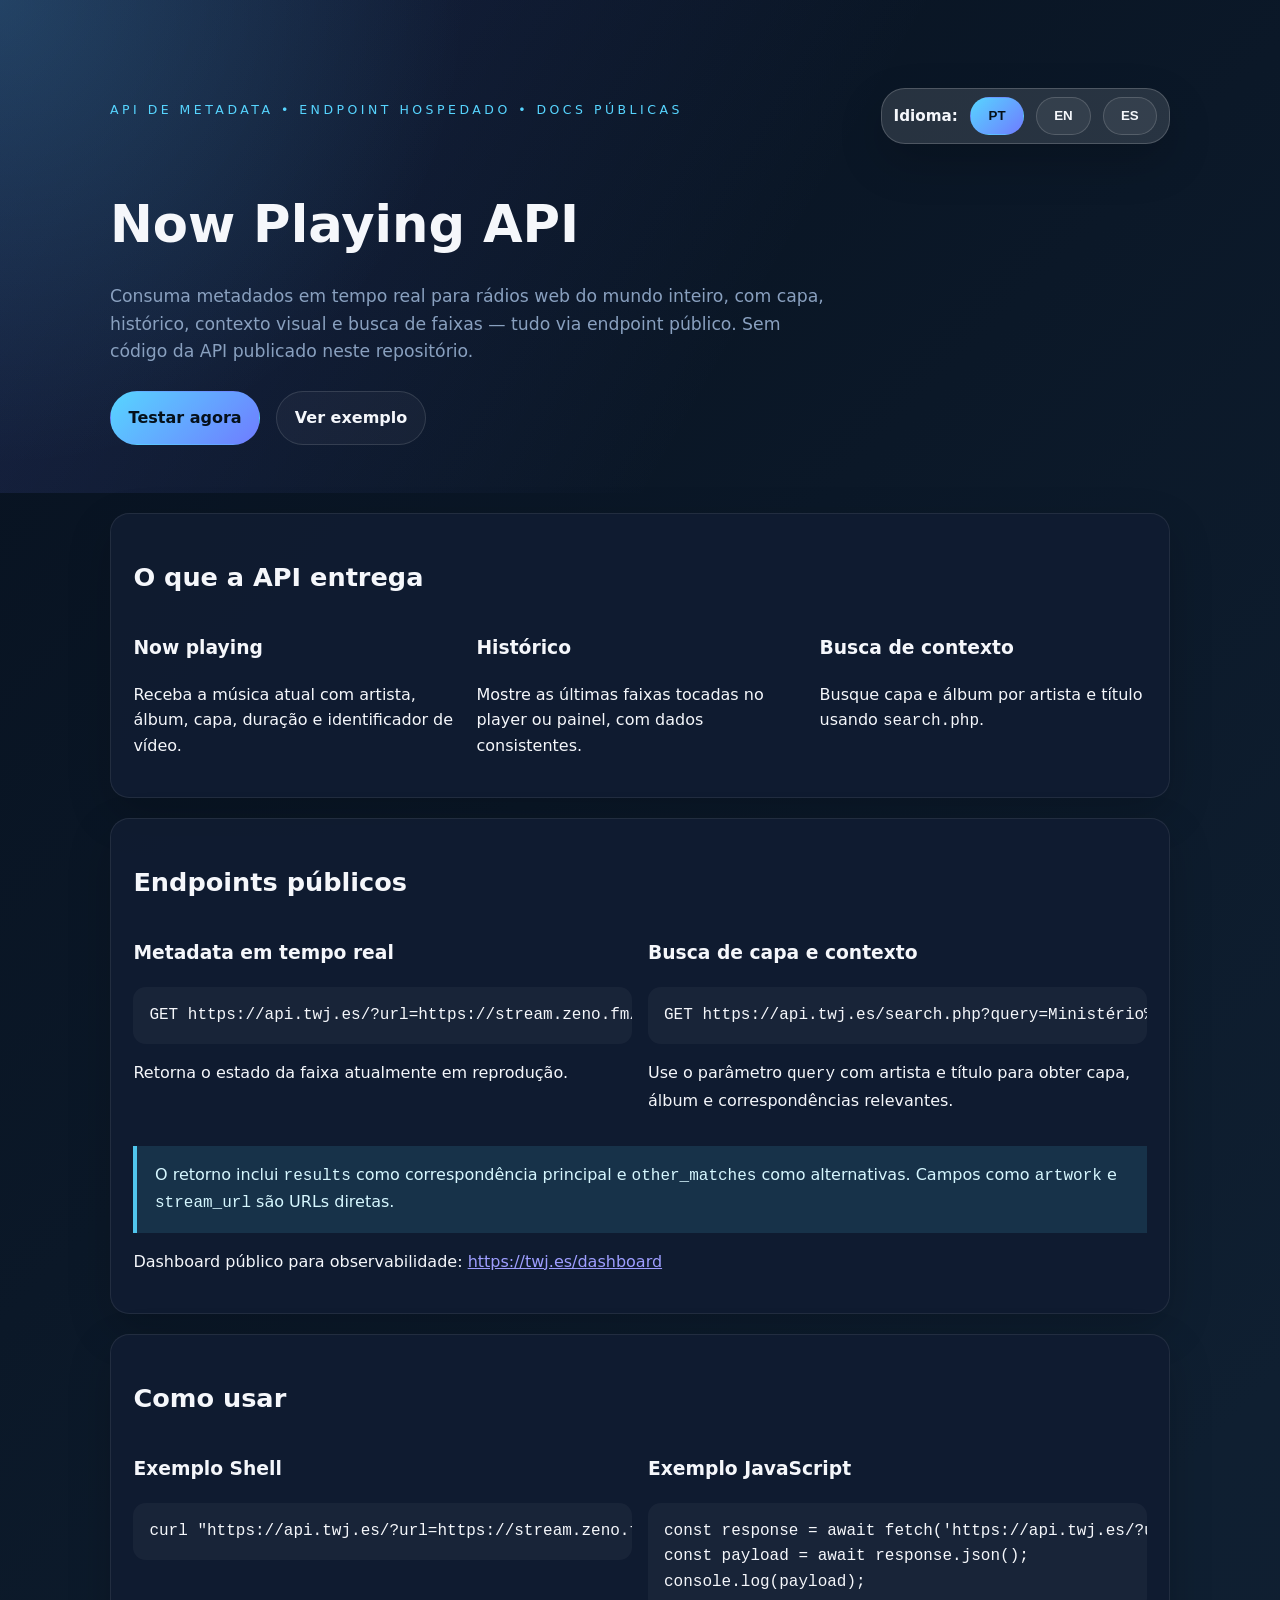
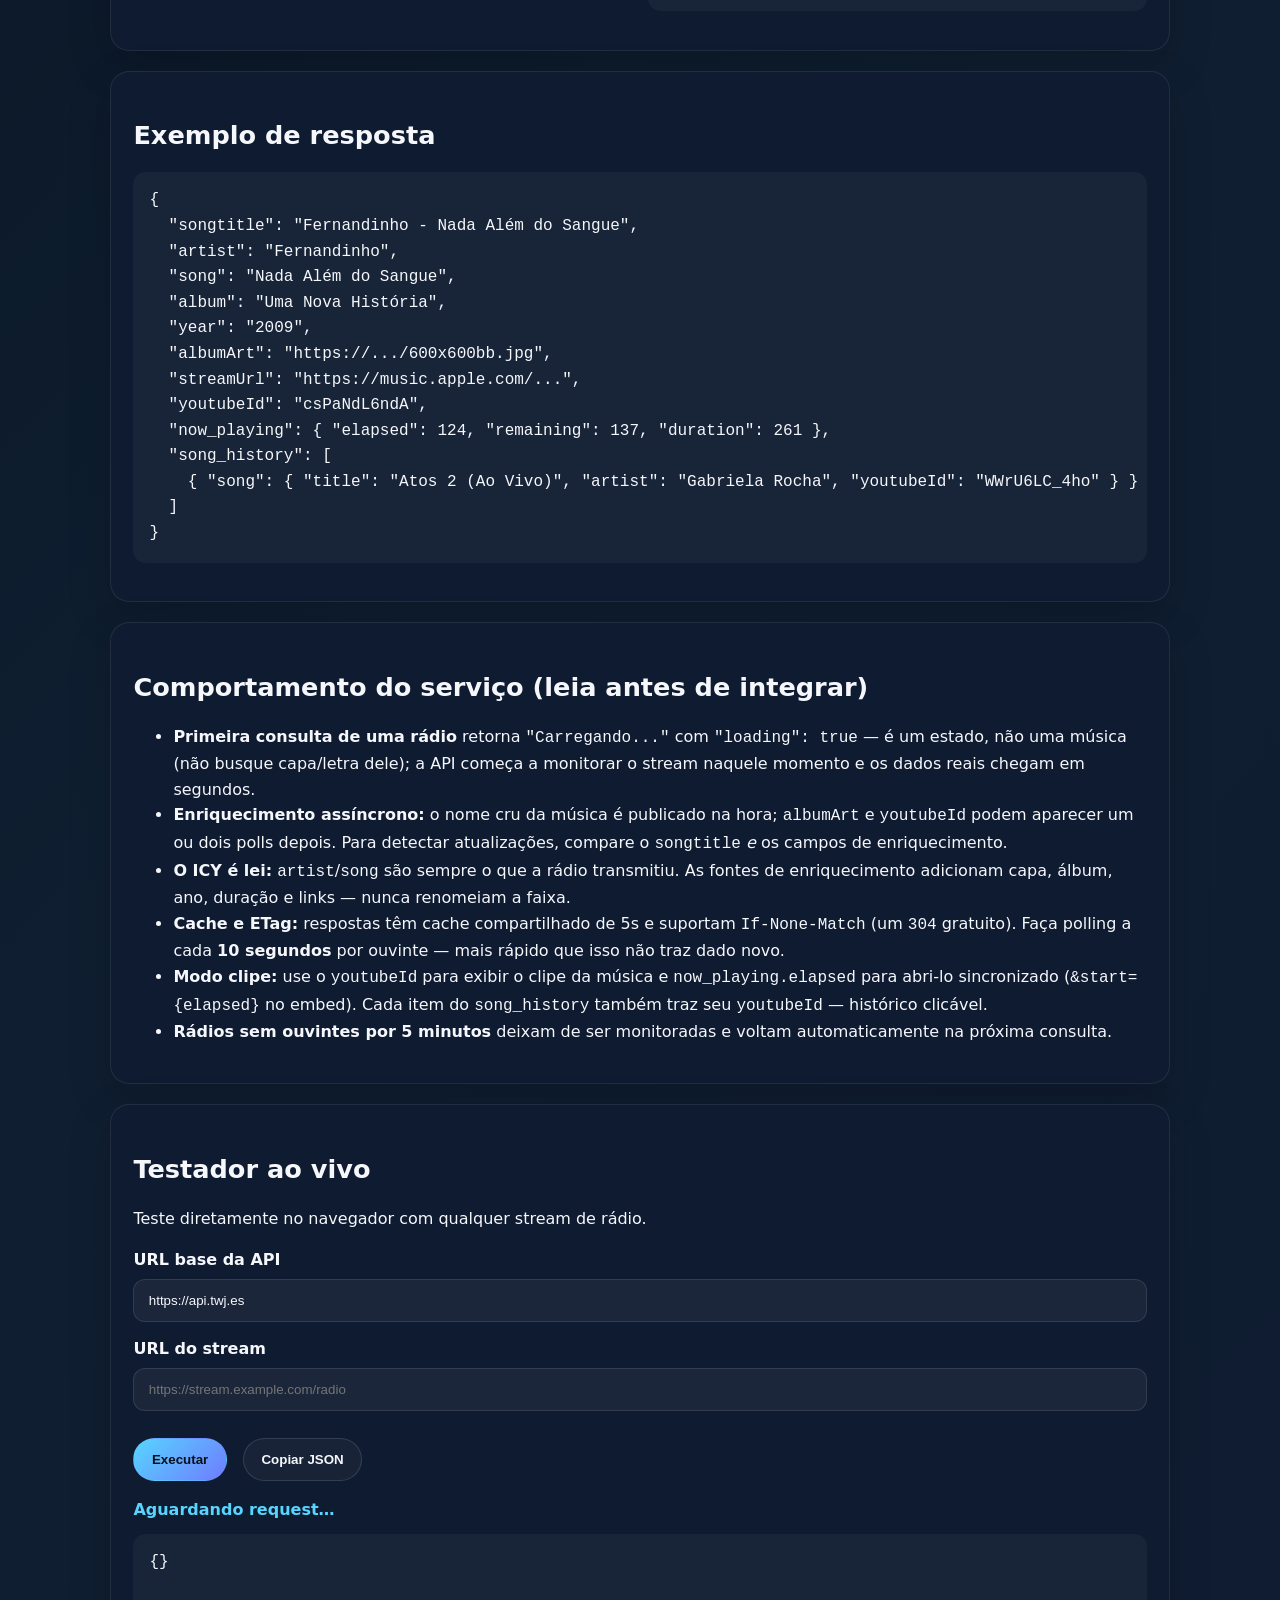
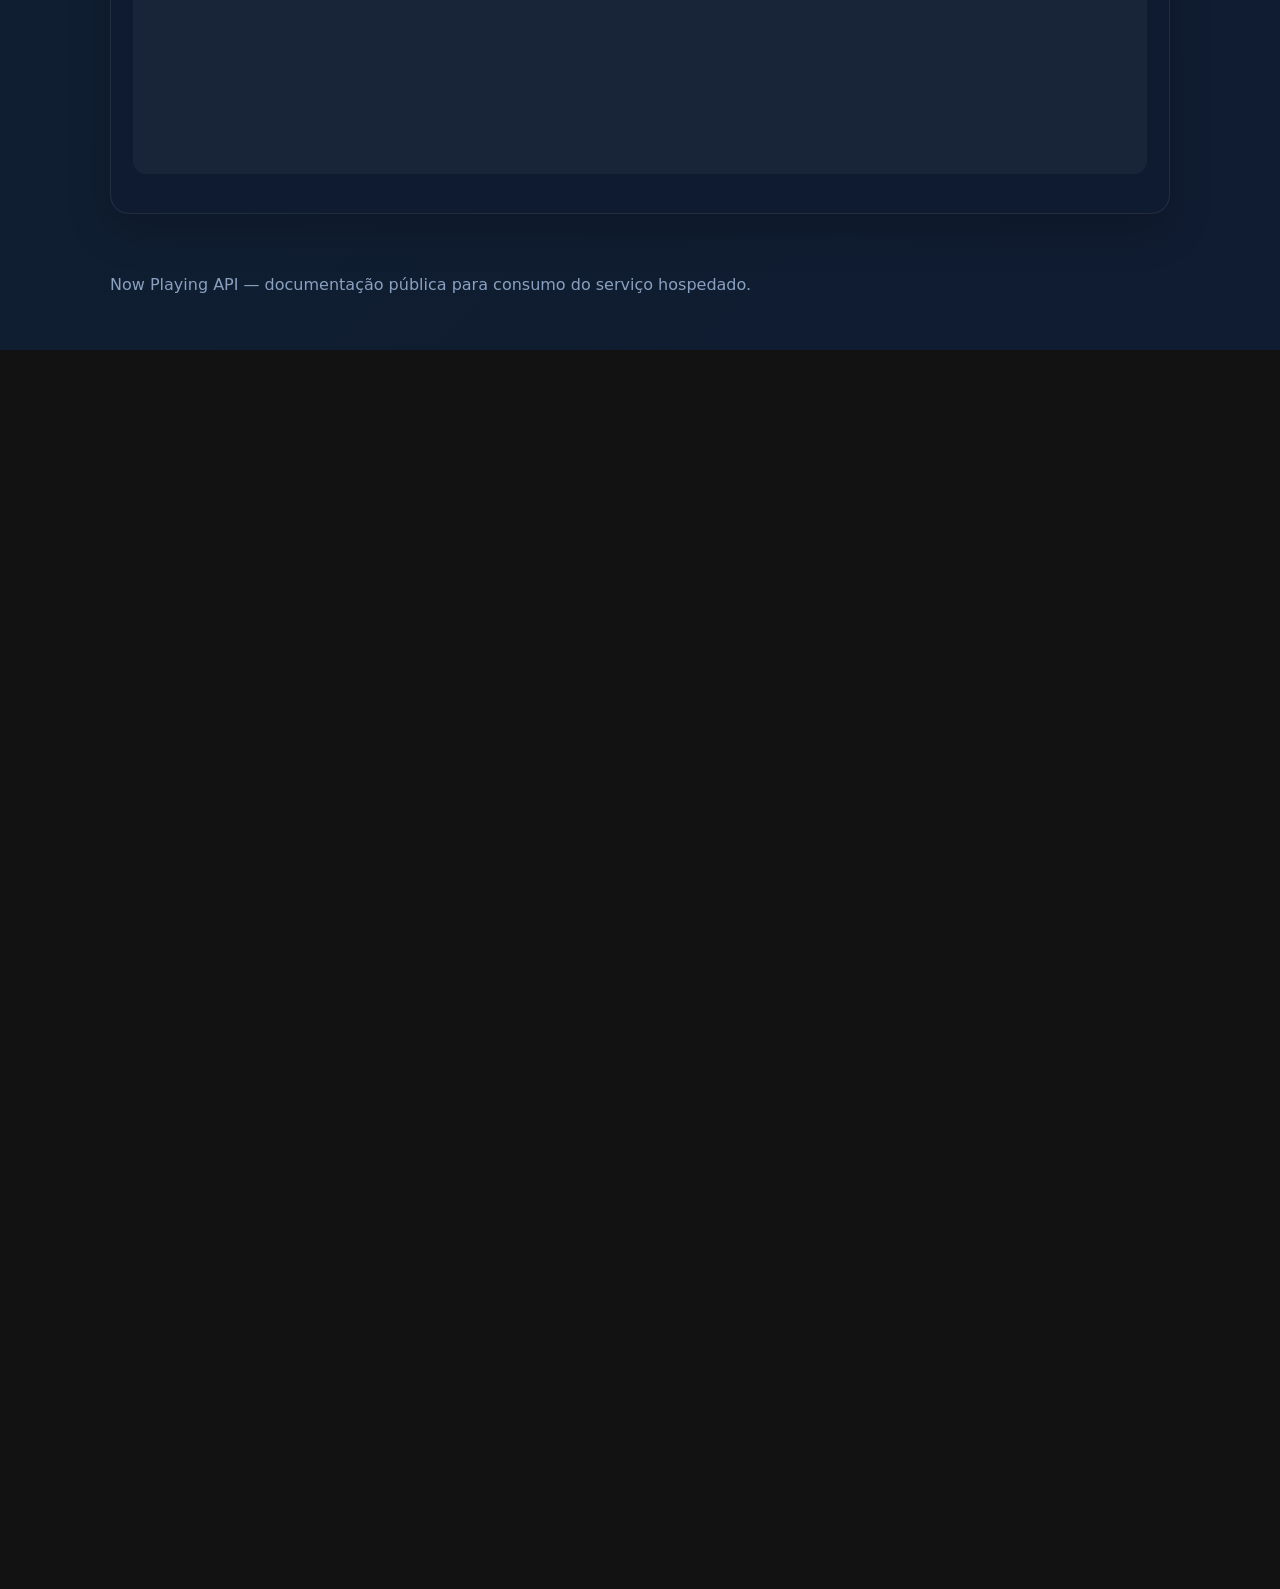
<file: index.html>
<!DOCTYPE html>
<html lang="pt-BR">
  <head>
    <meta charset="UTF-8" />
    <meta http-equiv="refresh" content="0; url=./docs/" />
    <title>Now Playing API</title>
  </head>
  <body>
    <p>Redirecionando para a documentação pública...</p>
  </body>
</html>
</file>
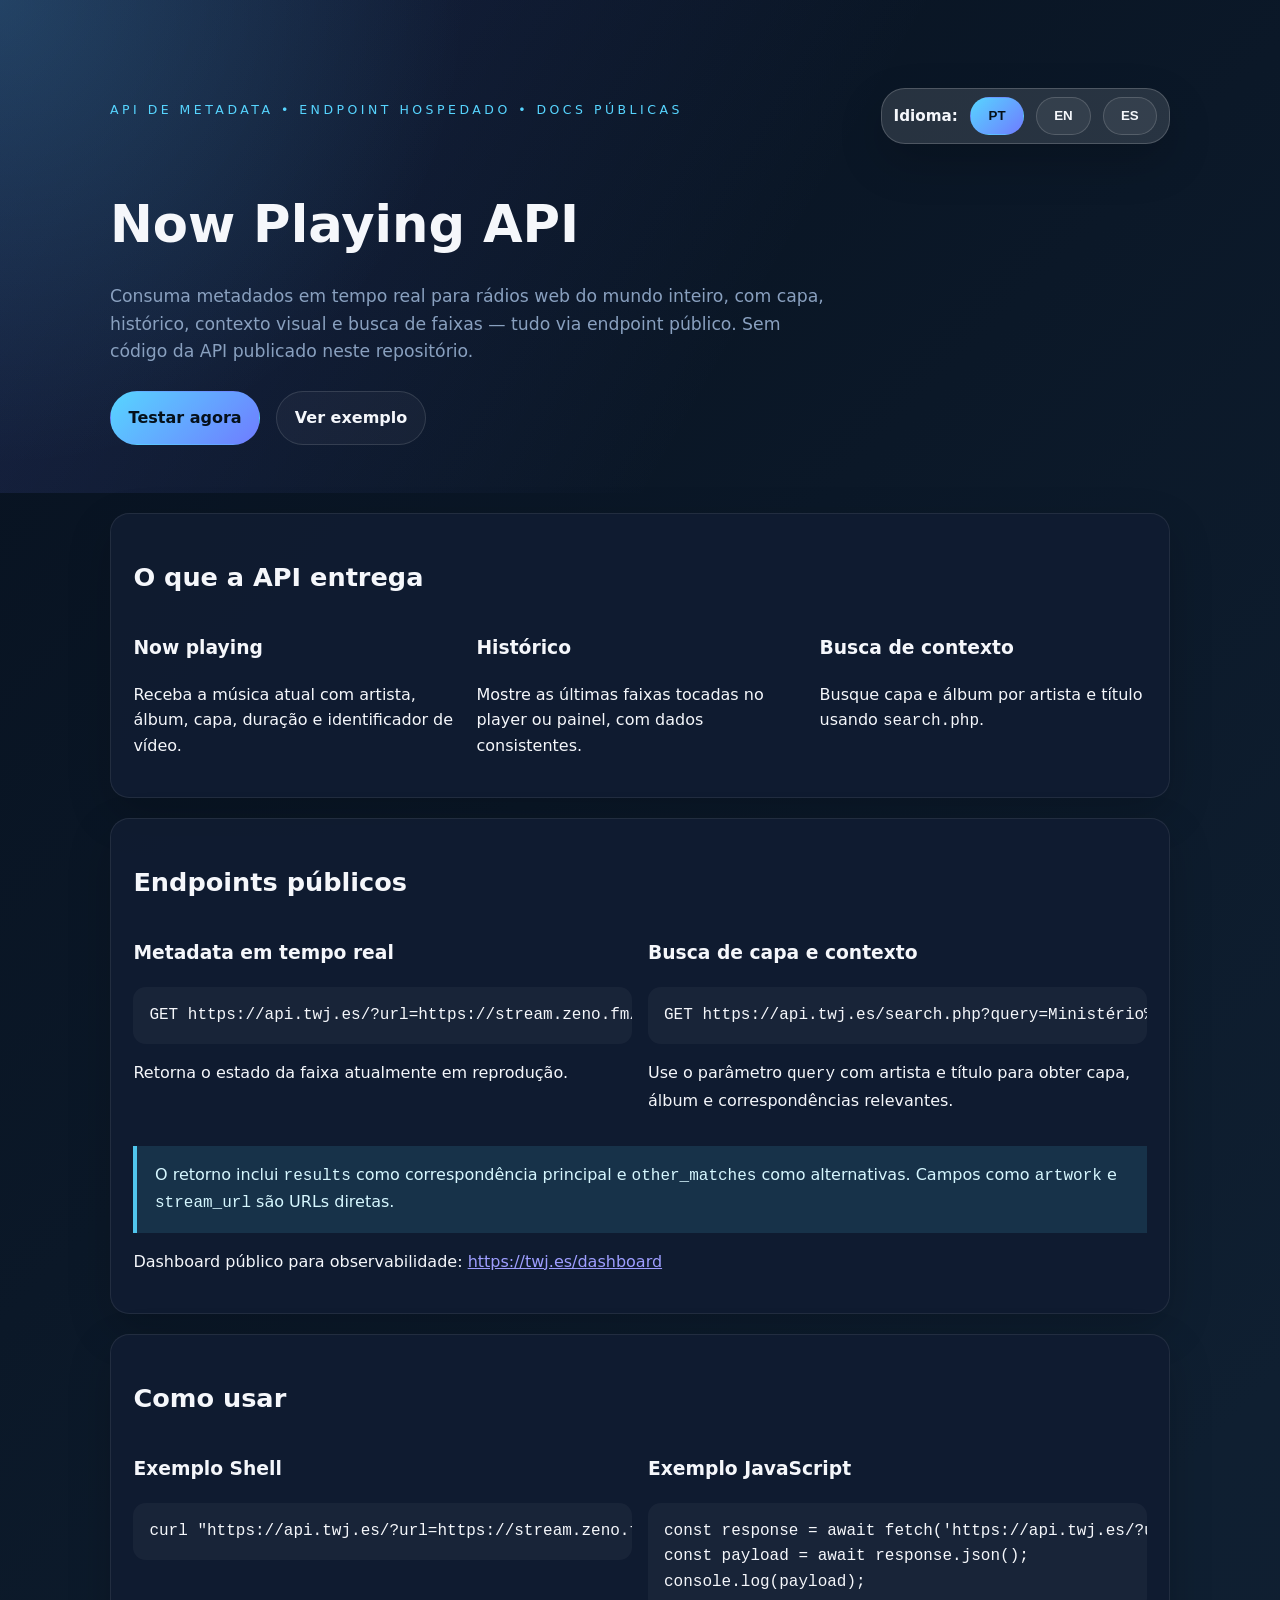
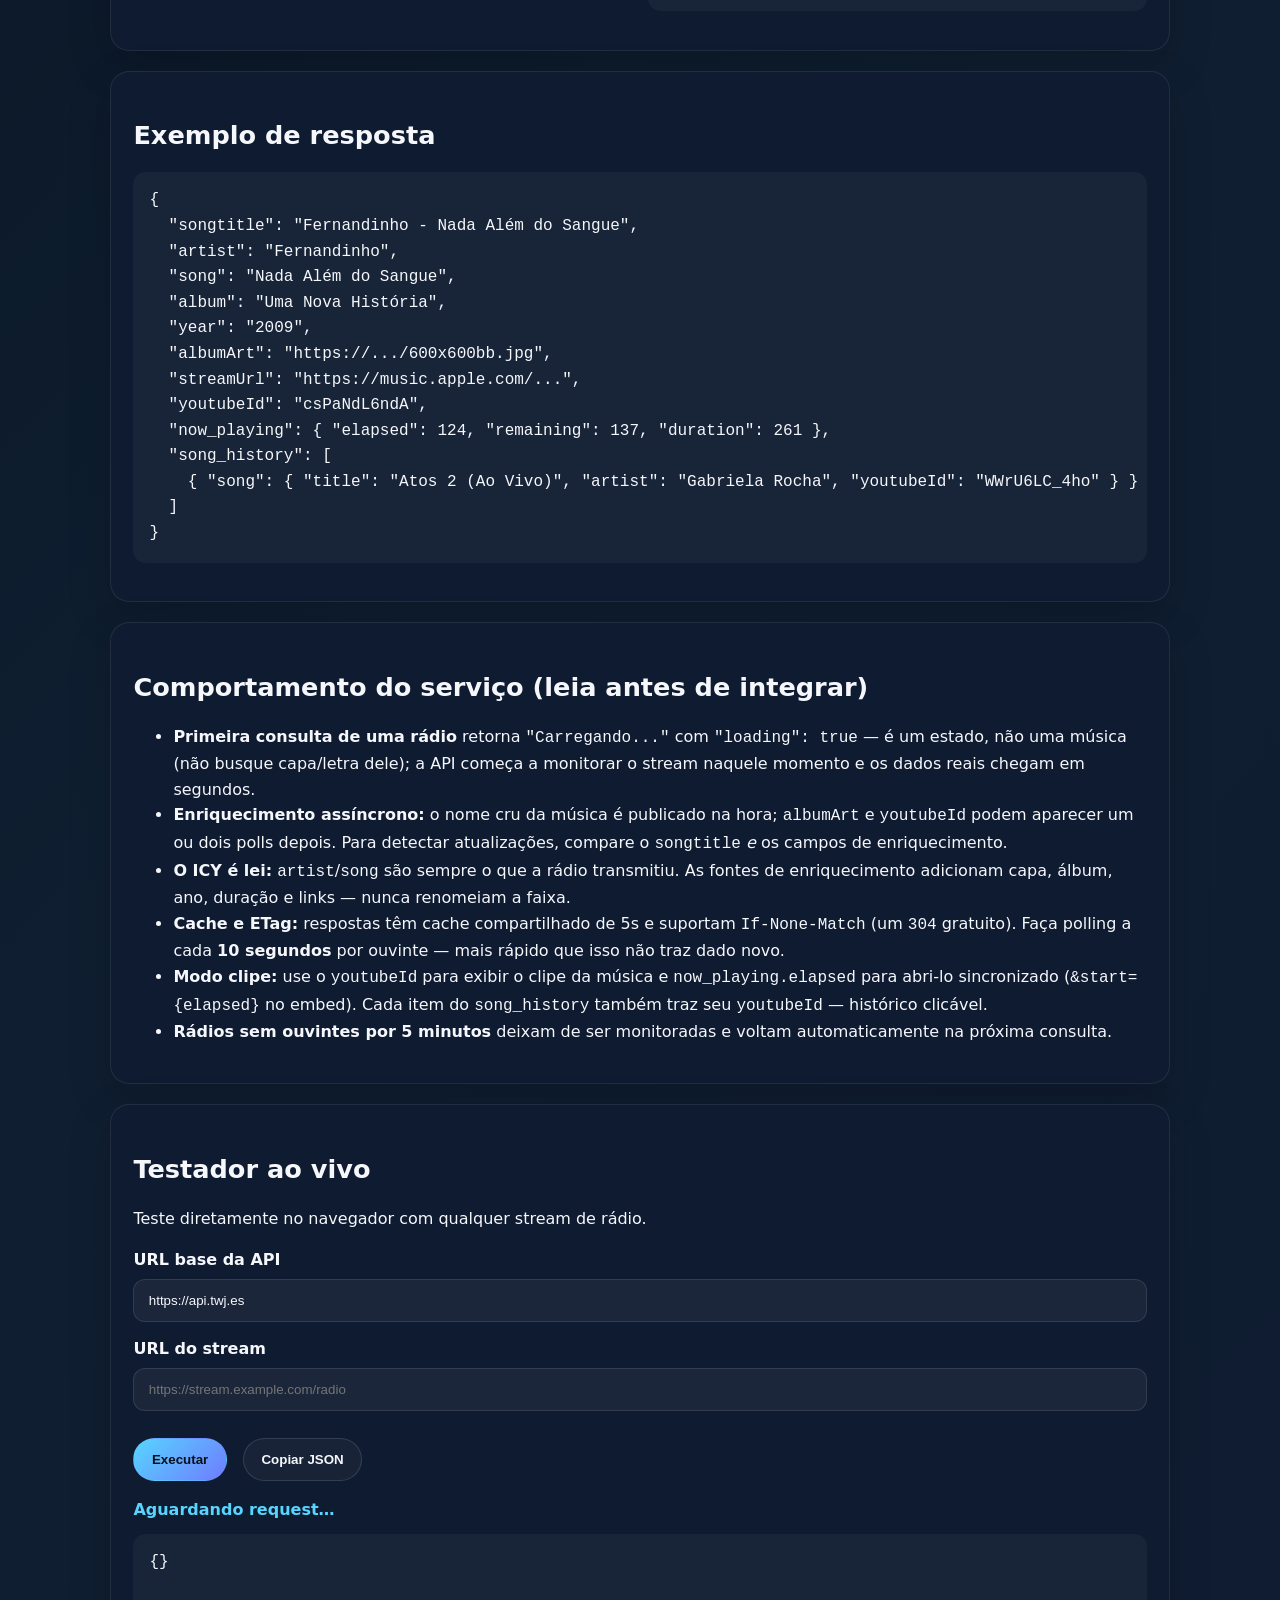
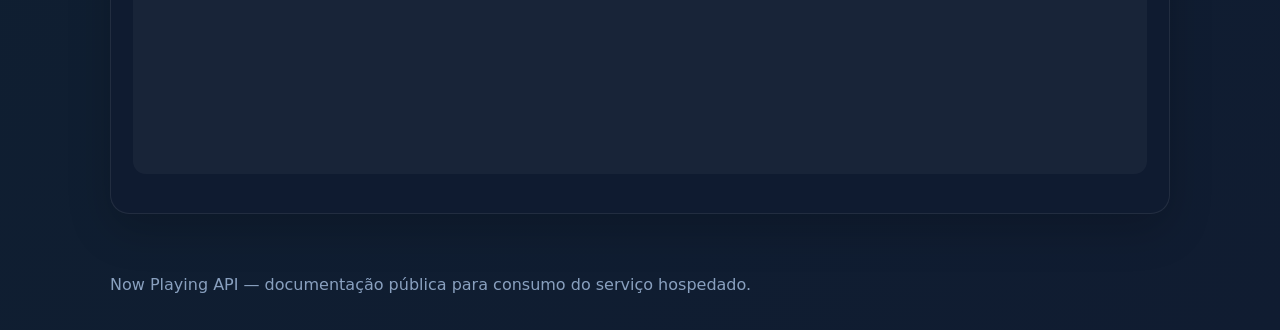
<file: docs/index.html>
<!DOCTYPE html>
<html lang="pt-BR">
  <head>
    <meta charset="UTF-8" />
    <meta name="viewport" content="width=device-width, initial-scale=1.0" />
    <title>Now Playing API — Documentação pública do endpoint hospedado</title>
    <meta
      name="description"
      content="Documentação pública da Now Playing API para rádios web. Consulte o endpoint hospedado, veja exemplos de uso e teste a resposta em tempo real."
    />
    <meta
      name="keywords"
      content="now playing api, api para radio, metadata api, radio web, icecast, shoutcast, zeno.fm, endpoint de metadados"
    />
    <meta name="robots" content="index,follow" />
    <meta name="theme-color" content="#07111f" />
    <link rel="canonical" href="https://jailsonsb2.github.io/now-playing-api/" />
    <link rel="icon" type="image/svg+xml" href="./favicon.svg" />
    <link rel="manifest" href="./manifest.webmanifest" />
    <meta property="og:title" content="Now Playing API — Documentação pública do endpoint hospedado" />
    <meta
      property="og:description"
      content="Consuma o endpoint hospedado da Now Playing API para rádios web e metadados em tempo real."
    />
    <meta property="og:type" content="website" />
    <meta property="og:url" content="https://jailsonsb2.github.io/now-playing-api/" />
    <meta property="og:image" content="https://jailsonsb2.github.io/now-playing-api/og-image.svg" />
    <meta name="twitter:card" content="summary_large_image" />
    <meta name="twitter:image" content="https://jailsonsb2.github.io/now-playing-api/og-image.svg" />
    <meta name="twitter:title" content="Now Playing API" />
    <meta
      name="twitter:description"
      content="Documentação pública da API Now Playing para consumo via endpoint hospedado."
    />
    <script type="application/ld+json">
      {
        "@context": "https://schema.org",
        "@type": "WebSite",
        "name": "Now Playing API",
        "url": "https://jailsonsb2.github.io/now-playing-api/",
        "description": "Documentação pública da Now Playing API para rádios web, com exemplos e testador ao vivo.",
        "publisher": {
          "@type": "Organization",
          "name": "jailsonsb2"
        }
      }
    </script>
    <link rel="stylesheet" href="./styles.css" />
  </head>
  <body>
    <header class="hero">
      <div class="container">
        <div class="toolbar">
          <p class="eyebrow">API de metadata • endpoint hospedado • docs públicas</p>
          <div class="lang-switcher" aria-label="Selecionar idioma">
            <span class="lang-label">Idioma:</span>
            <button type="button" class="lang-btn active" data-lang="pt">PT</button>
            <button type="button" class="lang-btn" data-lang="en">EN</button>
            <button type="button" class="lang-btn" data-lang="es">ES</button>
          </div>
        </div>
        <h1>Now Playing API</h1>
        <div class="lead">
          <p class="lang-block lang-pt" lang="pt-BR">Consuma metadados em tempo real para rádios web do mundo inteiro, com capa, histórico, contexto visual e busca de faixas — tudo via endpoint público. Sem código da API publicado neste repositório.</p>
          <p class="lang-block lang-en hidden" lang="en">Consume real-time metadata for web radios worldwide, with cover art, history, visual context and track search — all via a hosted public endpoint. No API implementation code is published in this repository.</p>
          <p class="lang-block lang-es hidden" lang="es">Consume metadatos en tiempo real para radios web de todo el mundo, con portada, historial, contexto visual y búsqueda de canciones — todo mediante un endpoint público alojado. No hay código de implementación de la API publicado en este repositorio.</p>
        </div>
        <div class="actions">
          <a class="btn btn-primary" href="#tester"><span class="lang-block lang-pt">Testar agora</span><span class="lang-block lang-en hidden">Test now</span><span class="lang-block lang-es hidden">Probar ahora</span></a>
          <a class="btn btn-secondary" href="https://api.twj.es/?url=https%3A%2F%2Fstream.zeno.fm%2Fyn65fsaurfhvv"><span class="lang-block lang-pt">Ver exemplo</span><span class="lang-block lang-en hidden">View example</span><span class="lang-block lang-es hidden">Ver ejemplo</span></a>
        </div>
      </div>
    </header>

    <main class="container">
      <section class="card" id="overview">
        <div class="lang-block lang-pt" lang="pt-BR">
          <h2 class="section-title">O que a API entrega</h2>
          <div class="grid">
            <article>
              <h3>Now playing</h3>
              <p>Receba a música atual com artista, álbum, capa, duração e identificador de vídeo.</p>
            </article>
            <article>
              <h3>Histórico</h3>
              <p>Mostre as últimas faixas tocadas no player ou painel, com dados consistentes.</p>
            </article>
            <article>
              <h3>Busca de contexto</h3>
              <p>Busque capa e álbum por artista e título usando <code>search.php</code>.</p>
            </article>
          </div>
        </div>
        <div class="lang-block lang-en hidden" lang="en">
          <h2 class="section-title">What the API delivers</h2>
          <div class="grid">
            <article>
              <h3>Now playing</h3>
              <p>Receive the current song with artist, album, cover art, duration and video identifier.</p>
            </article>
            <article>
              <h3>History</h3>
              <p>Show the latest played tracks in your player or panel with consistent data.</p>
            </article>
            <article>
              <h3>Context search</h3>
              <p>Search for cover art and album using <code>search.php</code> with artist and title.</p>
            </article>
          </div>
        </div>
        <div class="lang-block lang-es hidden" lang="es">
          <h2 class="section-title">Qué entrega la API</h2>
          <div class="grid">
            <article>
              <h3>Now playing</h3>
              <p>Recibe la canción actual con artista, álbum, portada, duración e identificador de vídeo.</p>
            </article>
            <article>
              <h3>Historial</h3>
              <p>Muestra las últimas canciones reproducidas en tu reproductor o panel con datos consistentes.</p>
            </article>
            <article>
              <h3>Búsqueda de contexto</h3>
              <p>Busca portada y álbum por artista y título usando <code>search.php</code>.</p>
            </article>
          </div>
        </div>
      </section>

      <section class="card" id="endpoints">
        <div class="lang-block lang-pt" lang="pt-BR">
          <h2 class="section-title">Endpoints públicos</h2>
          <div class="endpoint-grid">
            <div>
              <h3>Metadata em tempo real</h3>
              <pre><code>GET https://api.twj.es/?url=https://stream.zeno.fm/yn65fsaurfhvv</code></pre>
              <p>Retorna o estado da faixa atualmente em reprodução.</p>
            </div>
            <div>
              <h3>Busca de capa e contexto</h3>
              <pre><code>GET https://api.twj.es/search.php?query=Ministério%20Vineyard%20-%20Tu%20És%20Bom</code></pre>
              <p>Use o parâmetro <code>query</code> com artista e título para obter capa, álbum e correspondências relevantes.</p>
            </div>
          </div>
          <p class="note">O retorno inclui <code>results</code> como correspondência principal e <code>other_matches</code> como alternativas. Campos como <code>artwork</code> e <code>stream_url</code> são URLs diretas.</p>
          <p>Dashboard público para observabilidade: <a href="https://twj.es/dashboard" target="_blank" rel="noopener">https://twj.es/dashboard</a></p>
        </div>
        <div class="lang-block lang-en hidden" lang="en">
          <h2 class="section-title">Public endpoints</h2>
          <div class="endpoint-grid">
            <div>
              <h3>Real-time metadata</h3>
              <pre><code>GET https://api.twj.es/?url=https://stream.zeno.fm/yn65fsaurfhvv</code></pre>
              <p>Returns the current playing track state.</p>
            </div>
            <div>
              <h3>Cover and context search</h3>
              <pre><code>GET https://api.twj.es/search.php?query=Ministério%20Vineyard%20-%20Tu%20És%20Bom</code></pre>
              <p>Use the <code>query</code> parameter with artist and title to get cover, album and relevant matches.</p>
            </div>
          </div>
          <p class="note">The response includes <code>results</code> as the main match and <code>other_matches</code> as alternatives. Fields such as <code>artwork</code> and <code>stream_url</code> are direct URLs.</p>
          <p>Public observability dashboard: <a href="https://twj.es/dashboard" target="_blank" rel="noopener">https://twj.es/dashboard</a></p>
        </div>
        <div class="lang-block lang-es hidden" lang="es">
          <h2 class="section-title">Endpoints públicos</h2>
          <div class="endpoint-grid">
            <div>
              <h3>Metadatos en tiempo real</h3>
              <pre><code>GET https://api.twj.es/?url=https://stream.zeno.fm/yn65fsaurfhvv</code></pre>
              <p>Devuelve el estado de la pista que se está reproduciendo actualmente.</p>
            </div>
            <div>
              <h3>Búsqueda de portada y contexto</h3>
              <pre><code>GET https://api.twj.es/search.php?query=Ministério%20Vineyard%20-%20Tu%20És%20Bom</code></pre>
              <p>Usa el parámetro <code>query</code> con artista y título para obtener portada, álbum y coincidencias relevantes.</p>
            </div>
          </div>
          <p class="note">La respuesta incluye <code>results</code> como coincidencia principal y <code>other_matches</code> como alternativas. Campos como <code>artwork</code> y <code>stream_url</code> son URLs directas.</p>
          <p>Panel público de observabilidad: <a href="https://twj.es/dashboard" target="_blank" rel="noopener">https://twj.es/dashboard</a></p>
        </div>
      </section>

      <section class="card" id="integration">
        <div class="lang-block lang-pt" lang="pt-BR">
          <h2 class="section-title">Como usar</h2>
          <div class="grid">
            <article>
              <h3>Exemplo Shell</h3>
              <pre><code>curl "https://api.twj.es/?url=https://stream.zeno.fm/yn65fsaurfhvv"</code></pre>
            </article>
            <article>
              <h3>Exemplo JavaScript</h3>
              <pre><code>const response = await fetch('https://api.twj.es/?url=' + encodeURIComponent(streamUrl));
const payload = await response.json();
console.log(payload);</code></pre>
            </article>
          </div>
        </div>
        <div class="lang-block lang-en hidden" lang="en">
          <h2 class="section-title">How to use</h2>
          <div class="grid">
            <article>
              <h3>Shell example</h3>
              <pre><code>curl "https://api.twj.es/?url=https://stream.zeno.fm/yn65fsaurfhvv"</code></pre>
            </article>
            <article>
              <h3>JavaScript example</h3>
              <pre><code>const response = await fetch('https://api.twj.es/?url=' + encodeURIComponent(streamUrl));
const payload = await response.json();
console.log(payload);</code></pre>
            </article>
          </div>
        </div>
        <div class="lang-block lang-es hidden" lang="es">
          <h2 class="section-title">Cómo usar</h2>
          <div class="grid">
            <article>
              <h3>Ejemplo Shell</h3>
              <pre><code>curl "https://api.twj.es/?url=https://stream.zeno.fm/yn65fsaurfhvv"</code></pre>
            </article>
            <article>
              <h3>Ejemplo JavaScript</h3>
              <pre><code>const response = await fetch('https://api.twj.es/?url=' + encodeURIComponent(streamUrl));
const payload = await response.json();
console.log(payload);</code></pre>
            </article>
          </div>
        </div>
      </section>

      <section class="card" id="response">
        <div class="lang-block lang-pt" lang="pt-BR">
          <h2 class="section-title">Exemplo de resposta</h2>
          <pre><code>{
  "songtitle": "Fernandinho - Nada Além do Sangue",
  "artist": "Fernandinho",
  "song": "Nada Além do Sangue",
  "album": "Uma Nova História",
  "year": "2009",
  "albumArt": "https://.../600x600bb.jpg",
  "streamUrl": "https://music.apple.com/...",
  "youtubeId": "csPaNdL6ndA",
  "now_playing": { "elapsed": 124, "remaining": 137, "duration": 261 },
  "song_history": [
    { "song": { "title": "Atos 2 (Ao Vivo)", "artist": "Gabriela Rocha", "youtubeId": "WWrU6LC_4ho" } }
  ]
}</code></pre>
        </div>
        <div class="lang-block lang-en hidden" lang="en">
          <h2 class="section-title">Response example</h2>
          <pre><code>{
  "songtitle": "Fernandinho - Nada Além do Sangue",
  "artist": "Fernandinho",
  "song": "Nada Além do Sangue",
  "album": "Uma Nova História",
  "year": "2009",
  "albumArt": "https://.../600x600bb.jpg",
  "streamUrl": "https://music.apple.com/...",
  "youtubeId": "csPaNdL6ndA",
  "now_playing": { "elapsed": 124, "remaining": 137, "duration": 261 },
  "song_history": [
    { "song": { "title": "Atos 2 (Ao Vivo)", "artist": "Gabriela Rocha", "youtubeId": "WWrU6LC_4ho" } }
  ]
}</code></pre>
        </div>
        <div class="lang-block lang-es hidden" lang="es">
          <h2 class="section-title">Ejemplo de respuesta</h2>
          <pre><code>{
  "songtitle": "Fernandinho - Nada Além do Sangue",
  "artist": "Fernandinho",
  "song": "Nada Além do Sangue",
  "album": "Uma Nova História",
  "year": "2009",
  "albumArt": "https://.../600x600bb.jpg",
  "streamUrl": "https://music.apple.com/...",
  "youtubeId": "csPaNdL6ndA",
  "now_playing": { "elapsed": 124, "remaining": 137, "duration": 261 },
  "song_history": [
    { "song": { "title": "Atos 2 (Ao Vivo)", "artist": "Gabriela Rocha", "youtubeId": "WWrU6LC_4ho" } }
  ]
}</code></pre>
        </div>
      </section>

      <section class="card" id="behavior">
        <div class="lang-block lang-pt" lang="pt-BR">
          <h2 class="section-title">Comportamento do serviço (leia antes de integrar)</h2>
          <ul>
            <li><strong>Primeira consulta de uma rádio</strong> retorna <code>"Carregando..."</code> com <code>"loading": true</code> — é um estado, não uma música (não busque capa/letra dele); a API começa a monitorar o stream naquele momento e os dados reais chegam em segundos.</li>
            <li><strong>Enriquecimento assíncrono:</strong> o nome cru da música é publicado na hora; <code>albumArt</code> e <code>youtubeId</code> podem aparecer um ou dois polls depois. Para detectar atualizações, compare o <code>songtitle</code> <em>e</em> os campos de enriquecimento.</li>
            <li><strong>O ICY é lei:</strong> <code>artist</code>/<code>song</code> são sempre o que a rádio transmitiu. As fontes de enriquecimento adicionam capa, álbum, ano, duração e links — nunca renomeiam a faixa.</li>
            <li><strong>Cache e ETag:</strong> respostas têm cache compartilhado de 5s e suportam <code>If-None-Match</code> (um <code>304</code> gratuito). Faça polling a cada <strong>10 segundos</strong> por ouvinte — mais rápido que isso não traz dado novo.</li>
            <li><strong>Modo clipe:</strong> use o <code>youtubeId</code> para exibir o clipe da música e <code>now_playing.elapsed</code> para abri-lo sincronizado (<code>&amp;start={elapsed}</code> no embed). Cada item do <code>song_history</code> também traz seu <code>youtubeId</code> — histórico clicável.</li>
            <li><strong>Rádios sem ouvintes por 5 minutos</strong> deixam de ser monitoradas e voltam automaticamente na próxima consulta.</li>
          </ul>
        </div>
        <div class="lang-block lang-en hidden" lang="en">
          <h2 class="section-title">Service behavior (read before integrating)</h2>
          <ul>
            <li><strong>First request for a radio</strong> returns <code>"Carregando..."</code> with <code>"loading": true</code> — it is a state, not a song (do not look up cover/lyrics for it); the API starts monitoring that stream right then and real data arrives within seconds.</li>
            <li><strong>Asynchronous enrichment:</strong> the raw song name is published instantly; <code>albumArt</code> and <code>youtubeId</code> may appear one or two polls later. To detect updates, compare <code>songtitle</code> <em>and</em> the enrichment fields.</li>
            <li><strong>ICY is law:</strong> <code>artist</code>/<code>song</code> are always what the radio broadcast. Enrichment sources add cover, album, year, duration and links — they never rename the track.</li>
            <li><strong>Cache and ETag:</strong> responses have a 5s shared cache and support <code>If-None-Match</code> (a free <code>304</code>). Poll every <strong>10 seconds</strong> per listener — faster brings no new data.</li>
            <li><strong>Clip mode:</strong> use <code>youtubeId</code> to show the music video and <code>now_playing.elapsed</code> to open it synchronized (<code>&amp;start={elapsed}</code> on the embed). Each <code>song_history</code> item also carries its own <code>youtubeId</code> — clickable history.</li>
            <li><strong>Radios with no listeners for 5 minutes</strong> stop being monitored and resume automatically on the next request.</li>
          </ul>
        </div>
        <div class="lang-block lang-es hidden" lang="es">
          <h2 class="section-title">Comportamiento del servicio (lee antes de integrar)</h2>
          <ul>
            <li><strong>La primera consulta de una radio</strong> devuelve <code>"Carregando..."</code> con <code>"loading": true</code> — es un estado, no una canción (no busques portada/letra de él); la API empieza a monitorear el stream en ese momento y los datos reales llegan en segundos.</li>
            <li><strong>Enriquecimiento asíncrono:</strong> el nombre crudo de la canción se publica al instante; <code>albumArt</code> y <code>youtubeId</code> pueden aparecer uno o dos sondeos después. Para detectar actualizaciones, compara <code>songtitle</code> <em>y</em> los campos de enriquecimiento.</li>
            <li><strong>El ICY es ley:</strong> <code>artist</code>/<code>song</code> son siempre lo que la radio transmitió. Las fuentes de enriquecimiento añaden portada, álbum, año, duración y enlaces — nunca renombran la pista.</li>
            <li><strong>Caché y ETag:</strong> las respuestas tienen caché compartida de 5s y soportan <code>If-None-Match</code> (un <code>304</code> gratuito). Consulta cada <strong>10 segundos</strong> por oyente — más rápido no trae datos nuevos.</li>
            <li><strong>Modo clip:</strong> usa <code>youtubeId</code> para mostrar el vídeo musical y <code>now_playing.elapsed</code> para abrirlo sincronizado (<code>&amp;start={elapsed}</code> en el embed). Cada elemento de <code>song_history</code> también trae su <code>youtubeId</code> — historial clicable.</li>
            <li><strong>Las radios sin oyentes durante 5 minutos</strong> dejan de monitorearse y vuelven automáticamente en la siguiente consulta.</li>
          </ul>
        </div>
      </section>

      <section class="card" id="tester">
        <div class="lang-block lang-pt" lang="pt-BR">
          <h2 class="section-title">Testador ao vivo</h2>
          <p>Teste diretamente no navegador com qualquer stream de rádio.</p>
        </div>
        <div class="lang-block lang-en hidden" lang="en">
          <h2 class="section-title">Live tester</h2>
          <p>Test directly in the browser with any radio stream.</p>
        </div>
        <div class="lang-block lang-es hidden" lang="es">
          <h2 class="section-title">Probador en vivo</h2>
          <p>Prueba directamente en el navegador con cualquier stream de radio.</p>
        </div>
        <form id="tester-form">
          <label>
            <span class="lang-block lang-pt">URL base da API</span>
            <span class="lang-block lang-en hidden">API base URL</span>
            <span class="lang-block lang-es hidden">URL base de la API</span>
            <input id="api-base-url" type="url" value="https://api.twj.es" placeholder="https://api.twj.es" />
          </label>
          <label>
            <span class="lang-block lang-pt">URL do stream</span>
            <span class="lang-block lang-en hidden">Stream URL</span>
            <span class="lang-block lang-es hidden">URL del stream</span>
            <input id="stream-url" type="url" placeholder="https://stream.example.com/radio" />
          </label>
          <div class="actions compact">
            <button class="btn btn-primary" type="submit"><span class="lang-block lang-pt">Executar</span><span class="lang-block lang-en hidden">Run</span><span class="lang-block lang-es hidden">Ejecutar</span></button>
            <button class="btn btn-secondary" type="button" id="copy-json"><span class="lang-block lang-pt">Copiar JSON</span><span class="lang-block lang-en hidden">Copy JSON</span><span class="lang-block lang-es hidden">Copiar JSON</span></button>
          </div>
        </form>
        <div id="status" class="status">Aguardando request…</div>
        <pre id="response-output" class="output">{}</pre>
      </section>
    </main>

    <footer class="footer">
      <div class="container">
        <p>Now Playing API — documentação pública para consumo do serviço hospedado.</p>
      </div>
    </footer>

    <script src="./app.js"></script>
  </body>
</html>
</file>
<file: docs/styles.css>
:root {
  color-scheme: dark;
  --bg: #07111f;
  --panel: #101c31;
  --panel-2: #16243e;
  --text: #f5f7fb;
  --muted: #89a0bf;
  --accent: #57d5ff;
  --accent-2: #6f7cff;
}

* { box-sizing: border-box; }
body {
  margin: 0;
  font-family: Inter, ui-sans-serif, system-ui, -apple-system, BlinkMacSystemFont, "Segoe UI", sans-serif;
  color: var(--text);
  background: linear-gradient(135deg, var(--bg), #0f1f31 55%, #101c31);
  line-height: 1.6;
}
.container {
  max-width: 1100px;
  margin: 0 auto;
  padding: 0 1.25rem;
}
.hero {
  padding: 5rem 0 3rem;
  background: radial-gradient(circle at top left, rgba(87,213,255,0.18), transparent 34%), linear-gradient(120deg, rgba(111,124,255,0.16), transparent 60%);
}
.toolbar {
  display: flex;
  flex-wrap: wrap;
  align-items: flex-start;
  justify-content: space-between;
  gap: 1rem;
  margin-bottom: 1rem;
  padding: 0.5rem 0;
}
.lang-switcher {
  display: flex;
  gap: 0.75rem;
  flex-wrap: wrap;
  align-items: center;
  background: rgba(255,255,255,0.12);
  padding: 0.5rem 0.75rem;
  border-radius: 1.5rem;
  border: 1px solid rgba(255,255,255,0.18);
  box-shadow: 0 18px 45px rgba(0, 0, 0, 0.18);
}
.lang-btn {
  border: none;
  background: rgba(255, 255, 255, 0.12);
  color: var(--text);
  font-weight: 700;
  padding: 0.75rem 1rem;
  border-radius: 999px;
  cursor: pointer;
  min-width: 3.4rem;
}
.lang-btn.active {
  background: linear-gradient(135deg, var(--accent), var(--accent-2));
  color: #05101a;
}
.lang-label {
  color: var(--text);
  font-size: 0.95rem;
  font-weight: 700;
}
.lang-block.hidden { display: none; }
.eyebrow {
  text-transform: uppercase;
  letter-spacing: 0.28em;
  font-size: 0.78rem;
  color: var(--accent);
  margin-bottom: 0.75rem;
}
h1 {
  font-size: clamp(2.2rem, 4vw, 3.4rem);
  margin: 0 0 1rem;
}
.lead {
  font-size: 1.08rem;
  color: var(--muted);
  max-width: 720px;
  margin-bottom: 1.6rem;
}
.actions {
  display: flex;
  gap: 1rem;
  flex-wrap: wrap;
}
.actions.compact { margin-top: 0.8rem; }
.lang-switcher {
  display: inline-flex;
  gap: 0.75rem;
  flex-wrap: wrap;
  margin-bottom: 1rem;
}
.lang-btn {
  border: 1px solid rgba(255, 255, 255, 0.16);
  background: rgba(255, 255, 255, 0.06);
  color: var(--text);
  font-weight: 700;
  padding: 0.65rem 0.9rem;
  border-radius: 999px;
  cursor: pointer;
}
.lang-btn.active {
  background: linear-gradient(135deg, var(--accent), var(--accent-2));
  color: #05101a;
  border-color: transparent;
}
.lang-block.hidden { display: none; }
.btn {
  display: inline-flex;
  align-items: center;
  justify-content: center;
  border-radius: 999px;
  padding: 0.8rem 1.1rem;
  text-decoration: none;
  font-weight: 700;
  border: 1px solid transparent;
  cursor: pointer;
}
.btn-primary {
  background: linear-gradient(135deg, var(--accent), var(--accent-2));
  color: #05101a;
}
.btn-secondary {
  border-color: rgba(255,255,255,0.12);
  color: var(--text);
  background: rgba(255,255,255,0.04);
}
.card {
  background: rgba(16,28,49,0.95);
  border: 1px solid rgba(255,255,255,0.08);
  border-radius: 1.2rem;
  padding: 1.4rem;
  margin: 1.25rem 0;
  box-shadow: 0 16px 44px rgba(0,0,0,0.18);
}
.grid {
  display: grid;
  grid-template-columns: repeat(auto-fit, minmax(220px, 1fr));
  gap: 1rem;
}
.endpoint-grid {
  display: grid;
  gap: 1rem;
  grid-template-columns: repeat(auto-fit, minmax(260px, 1fr));
}
.section-title {
  font-size: clamp(1.5rem, 2vw, 2rem);
  margin-bottom: 1rem;
}
.feature-list,
.link-list {
  display: grid;
  gap: 0.85rem;
}
.feature-list li,
.link-list li {
  padding: 1rem;
  border-radius: 1rem;
  background: rgba(255,255,255,0.04);
  border: 1px solid rgba(255,255,255,0.08);
}
.note {
  background: rgba(87, 213, 255, 0.12);
  border-left: 4px solid rgba(87, 213, 255, 0.9);
  padding: 1rem 1rem 1rem 1.1rem;
  color: #d6f7ff;
  margin-top: 1rem;
}
pre, code {
  font-family: "Cascadia Code", Consolas, Monaco, monospace;
}
pre {
  background: rgba(255,255,255,0.04);
  padding: 1rem;
  border-radius: 0.8rem;
  overflow-x: auto;
}
form {
  display: grid;
  gap: 0.9rem;
}
label { display: grid; gap: 0.4rem; font-weight: 600; }
input {
  border: 1px solid rgba(255,255,255,0.1);
  background: rgba(255,255,255,0.05);
  color: var(--text);
  padding: 0.8rem 0.9rem;
  border-radius: 0.75rem;
}
.status {
  margin-top: 1rem;
  color: var(--accent);
  font-weight: 600;
}
.output {
  min-height: 240px;
  margin-top: 0.75rem;
}
.footer {
  padding: 1.4rem 0 2.3rem;
  color: var(--muted);
}
@media (max-width: 700px) {
  .hero { padding-top: 3rem; }
  .card { padding: 1.1rem; }
}
</file>
